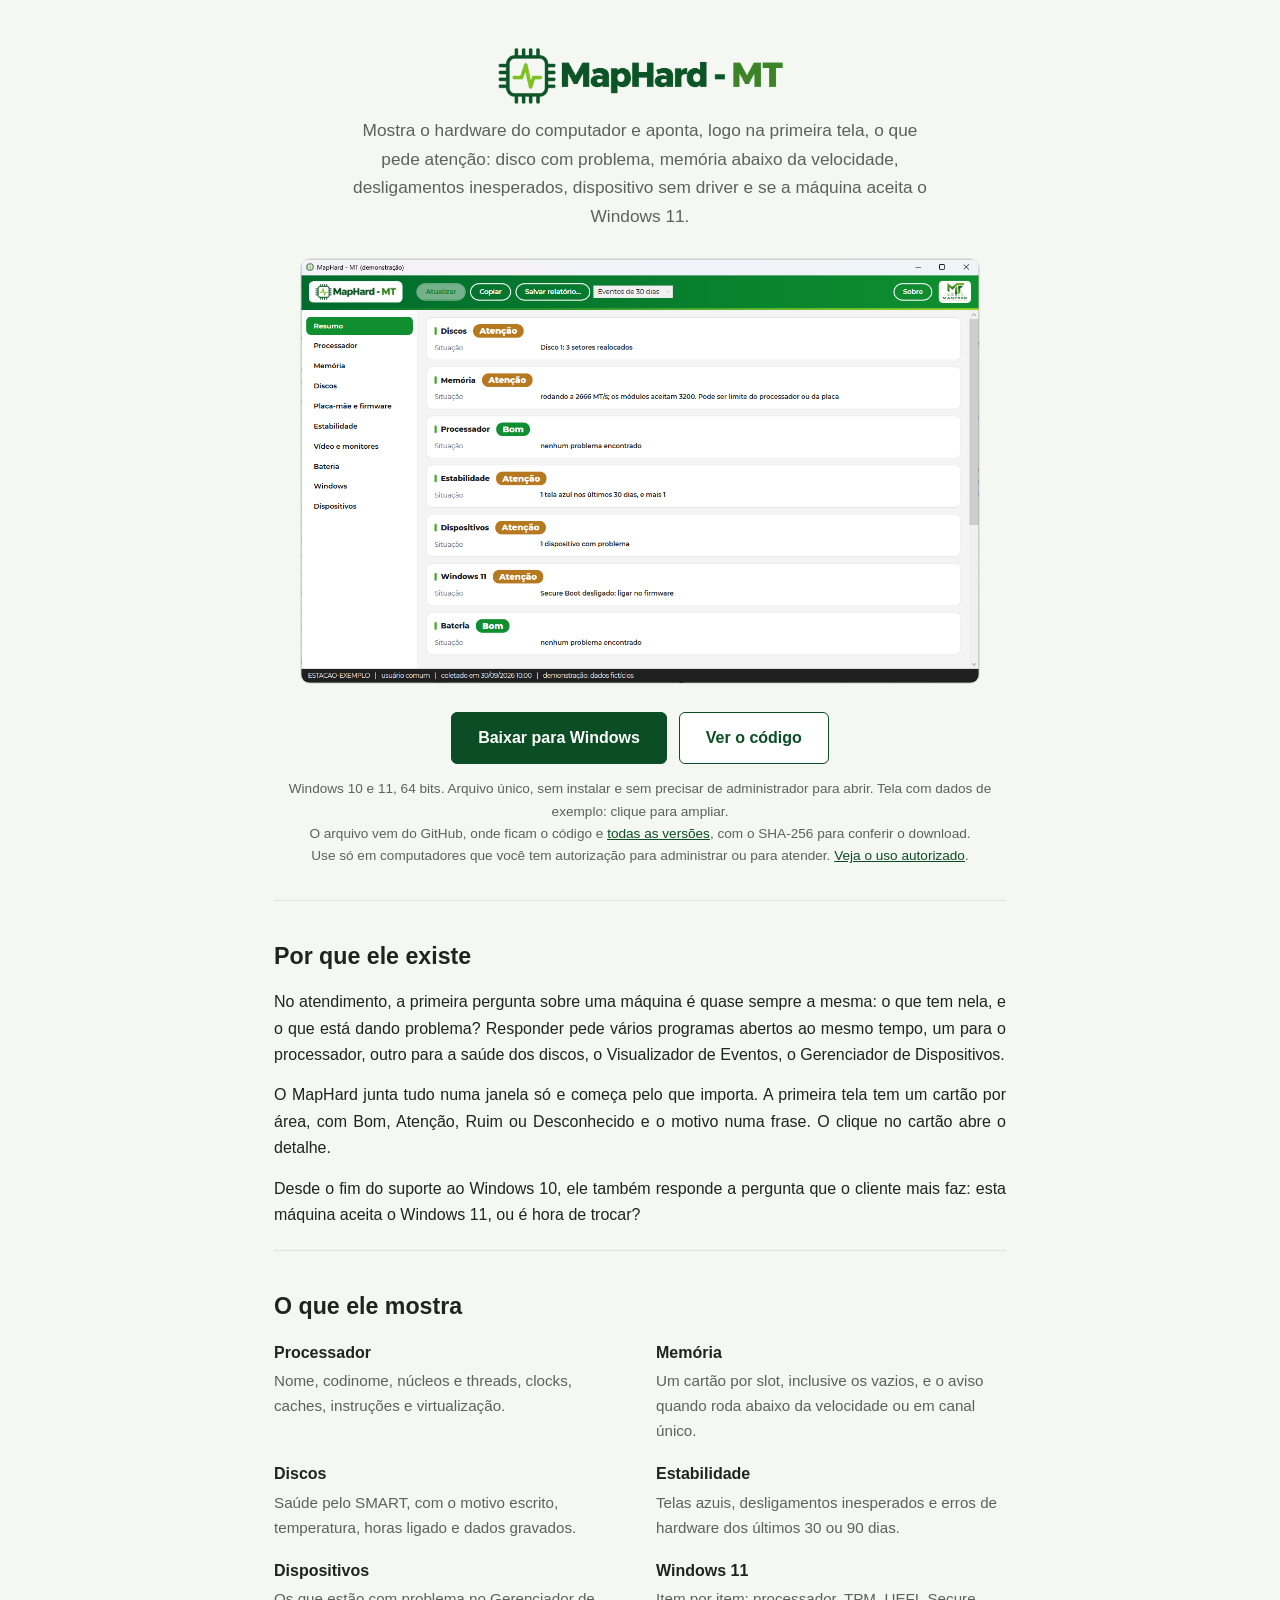
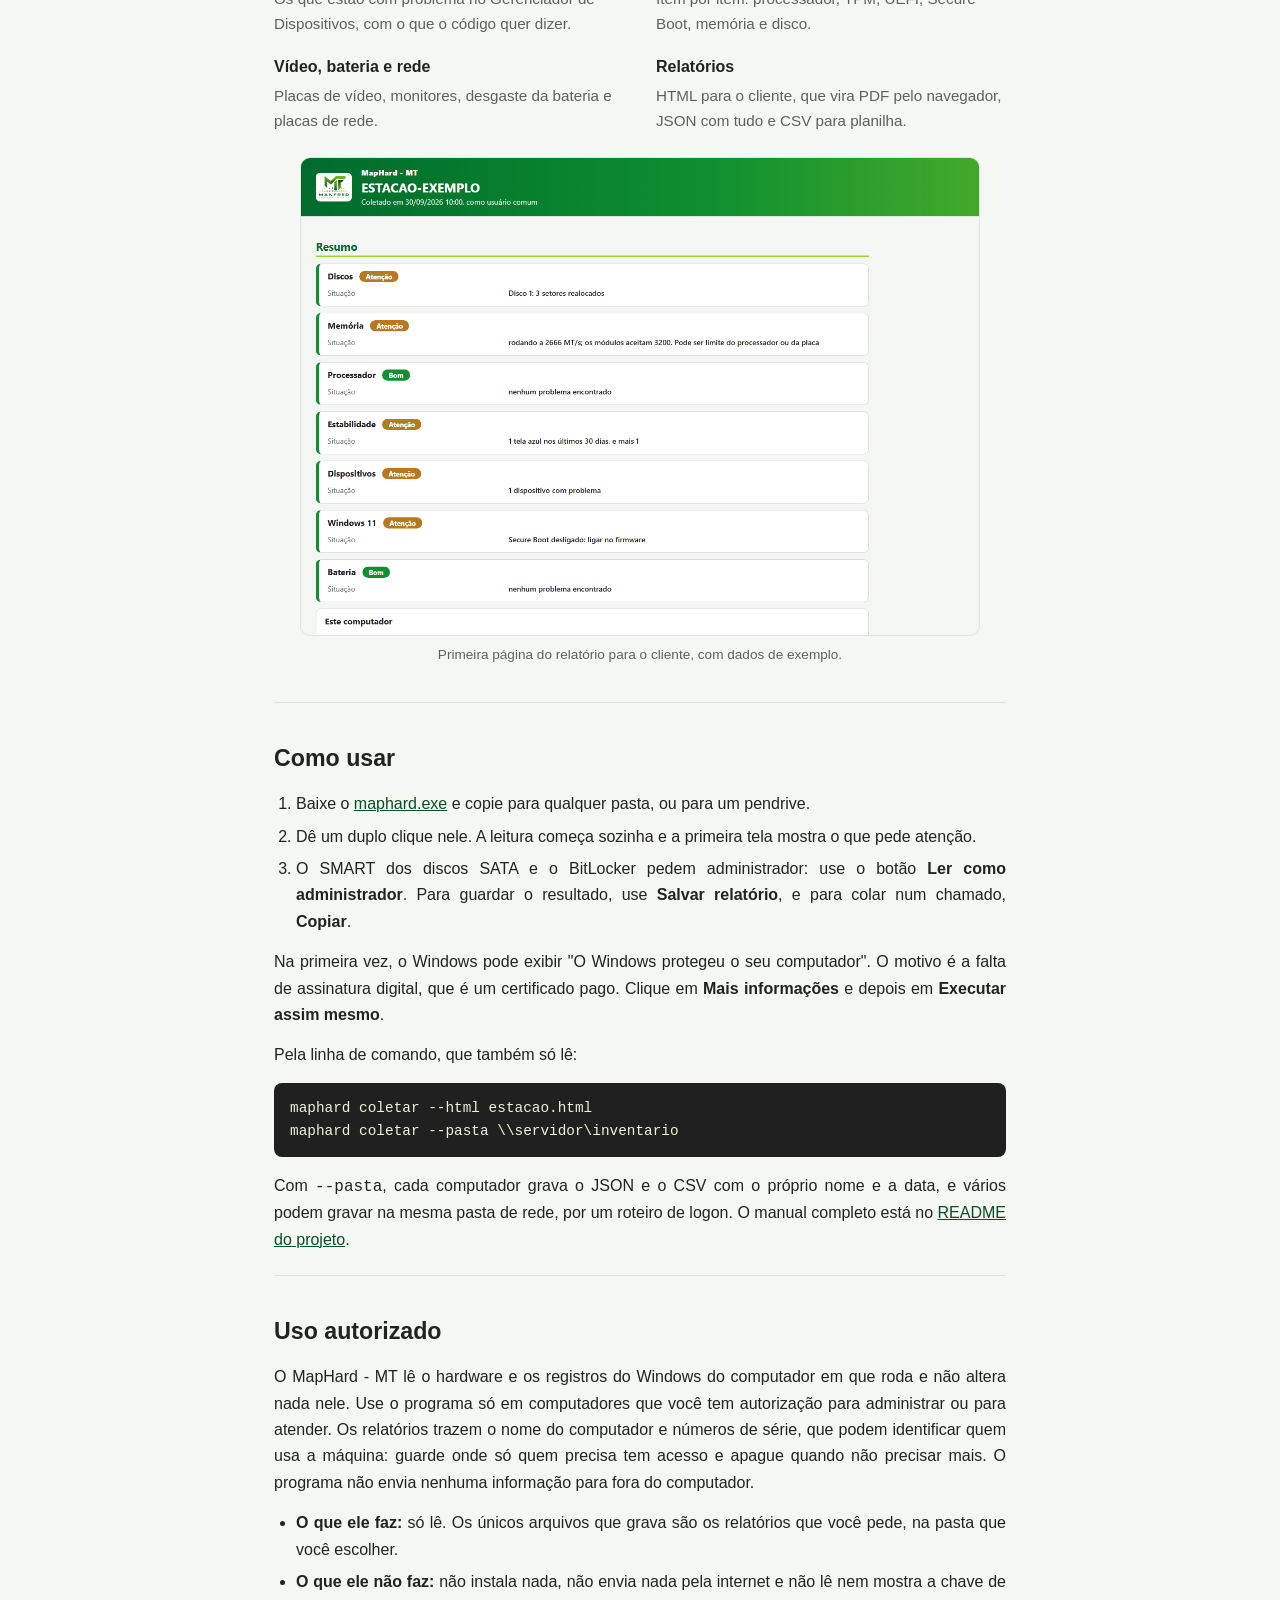
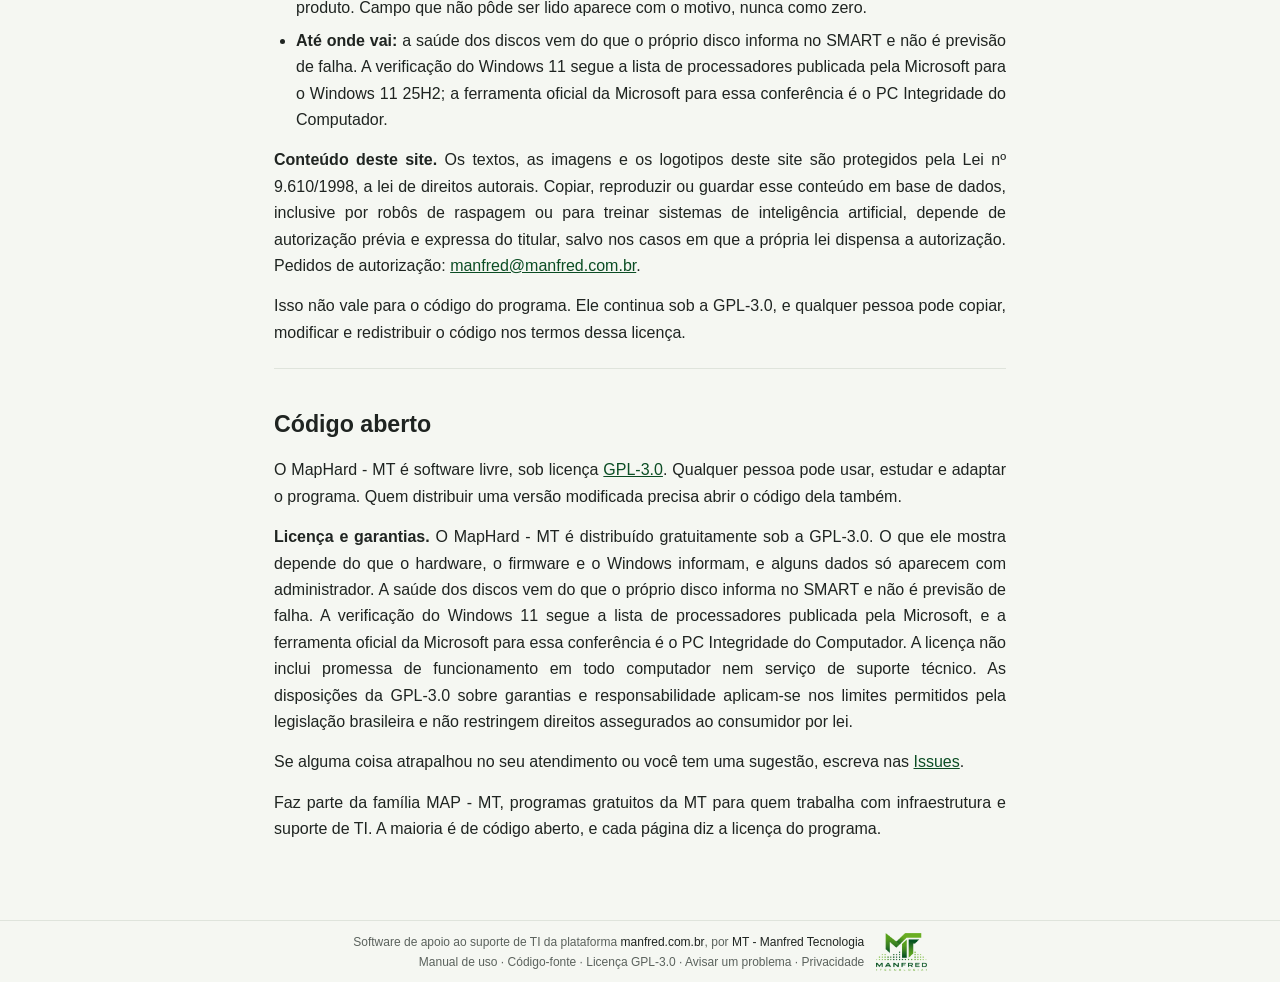
<file: public/index.html>
<!DOCTYPE html>
<html lang="pt-BR">
<head>
<meta charset="utf-8">
<meta name="viewport" content="width=device-width, initial-scale=1">
<title>MapHard - MT - o hardware do computador e o que pede atenção</title>
<meta name="description" content="Programa para Windows que mostra o hardware do computador e aponta, na primeira tela, o que pede atenção: disco com problema, memória abaixo da velocidade, desligamentos inesperados, dispositivo sem driver e se a máquina aceita o Windows 11. Só lê, sem instalar. Software livre, da MT - Manfred Tecnologia.">
<link rel="icon" type="image/png" href="imagens/maphard-simbolo.png">
<meta property="og:title" content="MapHard - MT - o hardware do computador e o que pede atenção">
<meta property="og:description" content="Mostra o hardware de estações Windows e o que pede atenção, com relatório para o cliente. Gratuito e de código aberto.">
<meta property="og:type" content="website">
<meta property="og:url" content="https://maphard.manfred.com.br/">
<meta property="og:image" content="https://maphard.manfred.com.br/imagens/janela.png">
<link rel="canonical" href="https://maphard.manfred.com.br/">
<link rel="stylesheet" href="css/site.css">
</head>
<body>

<main>

<header class="topo">
  <h1><img class="topo__logo" src="imagens/maphard-logo.png" alt="MapHard - MT" width="285" height="56"></h1>
  <p class="topo__frase">Mostra o hardware do computador e aponta, logo na primeira tela, o que pede atenção: disco com problema, memória abaixo da velocidade, desligamentos inesperados, dispositivo sem driver e se a máquina aceita o Windows 11.</p>
  <figure class="tela">
    <a href="imagens/janela.png" aria-label="Ampliar a tela do programa"><img src="imagens/janela.png" width="1280" height="800" alt="Janela do MapHard - MT com os cartões de saúde do Resumo, com dados de exemplo"></a>
  </figure>
  <div class="acoes">
    <a class="btn btn--primario" href="https://github.com/manfredjr/maphard/releases/latest/download/maphard.exe">Baixar para Windows</a>
    <a class="btn btn--secundario" href="https://github.com/manfredjr/maphard">Ver o código</a>
  </div>
  <p class="nota">Windows 10 e 11, 64 bits. Arquivo único, sem instalar e sem precisar de administrador para abrir. Tela com dados de exemplo: clique para ampliar.</p>
  <p class="nota">O arquivo vem do GitHub, onde ficam o código e <a href="https://github.com/manfredjr/maphard/releases">todas as versões</a>, com o SHA-256 para conferir o download.</p>
  <p class="nota">Use só em computadores que você tem autorização para administrar ou para atender. <a href="#uso-autorizado">Veja o uso autorizado</a>.</p>
</header>

<section>
  <h2>Por que ele existe</h2>
  <p>No atendimento, a primeira pergunta sobre uma máquina é quase sempre a mesma: o que tem nela, e o que está dando problema? Responder pede vários programas abertos ao mesmo tempo, um para o processador, outro para a saúde dos discos, o Visualizador de Eventos, o Gerenciador de Dispositivos.</p>
  <p>O MapHard junta tudo numa janela só e começa pelo que importa. A primeira tela tem um cartão por área, com Bom, Atenção, Ruim ou Desconhecido e o motivo numa frase. O clique no cartão abre o detalhe.</p>
  <p>Desde o fim do suporte ao Windows 10, ele também responde a pergunta que o cliente mais faz: esta máquina aceita o Windows 11, ou é hora de trocar?</p>
</section>

<section>
  <h2>O que ele mostra</h2>
  <div class="itens">
    <div><h3>Processador</h3><p>Nome, codinome, núcleos e threads, clocks, caches, instruções e virtualização.</p></div>
    <div><h3>Memória</h3><p>Um cartão por slot, inclusive os vazios, e o aviso quando roda abaixo da velocidade ou em canal único.</p></div>
    <div><h3>Discos</h3><p>Saúde pelo SMART, com o motivo escrito, temperatura, horas ligado e dados gravados.</p></div>
    <div><h3>Estabilidade</h3><p>Telas azuis, desligamentos inesperados e erros de hardware dos últimos 30 ou 90 dias.</p></div>
    <div><h3>Dispositivos</h3><p>Os que estão com problema no Gerenciador de Dispositivos, com o que o código quer dizer.</p></div>
    <div><h3>Windows 11</h3><p>Item por item: processador, TPM, UEFI, Secure Boot, memória e disco.</p></div>
    <div><h3>Vídeo, bateria e rede</h3><p>Placas de vídeo, monitores, desgaste da bateria e placas de rede.</p></div>
    <div><h3>Relatórios</h3><p>HTML para o cliente, que vira PDF pelo navegador, JSON com tudo e CSV para planilha.</p></div>
  </div>
  <figure class="tela">
    <a href="imagens/relatorio.png" aria-label="Ampliar o relatório"><img src="imagens/relatorio.png" width="1280" height="900" alt="Primeira página do relatório do MapHard, com os cartões de saúde, com dados de exemplo"></a>
    <figcaption>Primeira página do relatório para o cliente, com dados de exemplo.</figcaption>
  </figure>
</section>

<section>
  <h2>Como usar</h2>
  <ol>
    <li>Baixe o <a href="https://github.com/manfredjr/maphard/releases/latest/download/maphard.exe">maphard.exe</a> e copie para qualquer pasta, ou para um pendrive.</li>
    <li>Dê um duplo clique nele. A leitura começa sozinha e a primeira tela mostra o que pede atenção.</li>
    <li>O SMART dos discos SATA e o BitLocker pedem administrador: use o botão <strong>Ler como administrador</strong>. Para guardar o resultado, use <strong>Salvar relatório</strong>, e para colar num chamado, <strong>Copiar</strong>.</li>
  </ol>
  <p>Na primeira vez, o Windows pode exibir "O Windows protegeu o seu computador". O motivo é a falta de assinatura digital, que é um certificado pago. Clique em <strong>Mais informações</strong> e depois em <strong>Executar assim mesmo</strong>.</p>
  <p>Pela linha de comando, que também só lê:</p>
  <pre>maphard coletar --html estacao.html
maphard coletar --pasta \\servidor\inventario</pre>
  <p>Com <code>--pasta</code>, cada computador grava o JSON e o CSV com o próprio nome e a data, e vários podem gravar na mesma pasta de rede, por um roteiro de logon. O manual completo está no <a href="https://github.com/manfredjr/maphard#readme">README do projeto</a>.</p>
</section>

<section id="uso-autorizado">
  <h2>Uso autorizado</h2>
  <p>O MapHard - MT lê o hardware e os registros do Windows do computador em que roda e não altera nada nele. Use o programa só em computadores que você tem autorização para administrar ou para atender. Os relatórios trazem o nome do computador e números de série, que podem identificar quem usa a máquina: guarde onde só quem precisa tem acesso e apague quando não precisar mais. O programa não envia nenhuma informação para fora do computador.</p>
  <ul>
    <li><strong>O que ele faz:</strong> só lê. Os únicos arquivos que grava são os relatórios que você pede, na pasta que você escolher.</li>
    <li><strong>O que ele não faz:</strong> não instala nada, não envia nada pela internet e não lê nem mostra a chave de produto. Campo que não pôde ser lido aparece com o motivo, nunca como zero.</li>
    <li><strong>Até onde vai:</strong> a saúde dos discos vem do que o próprio disco informa no SMART e não é previsão de falha. A verificação do Windows 11 segue a lista de processadores publicada pela Microsoft para o Windows 11 25H2; a ferramenta oficial da Microsoft para essa conferência é o PC Integridade do Computador.</li>
  </ul>
  <p><strong>Conteúdo deste site.</strong> Os textos, as imagens e os logotipos deste site são protegidos pela Lei nº 9.610/1998, a lei de direitos autorais. Copiar, reproduzir ou guardar esse conteúdo em base de dados, inclusive por robôs de raspagem ou para treinar sistemas de inteligência artificial, depende de autorização prévia e expressa do titular, salvo nos casos em que a própria lei dispensa a autorização. Pedidos de autorização: <a href="mailto:manfred@manfred.com.br">manfred@manfred.com.br</a>.</p>
  <p>Isso não vale para o código do programa. Ele continua sob a GPL-3.0, e qualquer pessoa pode copiar, modificar e redistribuir o código nos termos dessa licença.</p>
</section>

<section>
  <h2>Código aberto</h2>
  <p>O MapHard - MT é software livre, sob licença <a href="https://github.com/manfredjr/maphard/blob/main/LICENSE">GPL-3.0</a>. Qualquer pessoa pode usar, estudar e adaptar o programa. Quem distribuir uma versão modificada precisa abrir o código dela também.</p>
  <p><strong>Licença e garantias.</strong> O MapHard - MT é distribuído gratuitamente sob a GPL-3.0. O que ele mostra depende do que o hardware, o firmware e o Windows informam, e alguns dados só aparecem com administrador. A saúde dos discos vem do que o próprio disco informa no SMART e não é previsão de falha. A verificação do Windows 11 segue a lista de processadores publicada pela Microsoft, e a ferramenta oficial da Microsoft para essa conferência é o PC Integridade do Computador. A licença não inclui promessa de funcionamento em todo computador nem serviço de suporte técnico. As disposições da GPL-3.0 sobre garantias e responsabilidade aplicam-se nos limites permitidos pela legislação brasileira e não restringem direitos assegurados ao consumidor por lei.</p>
  <p>Se alguma coisa atrapalhou no seu atendimento ou você tem uma sugestão, escreva nas <a href="https://github.com/manfredjr/maphard/issues">Issues</a>.</p>
  <p>Faz parte da família MAP - MT, programas gratuitos da MT para quem trabalha com infraestrutura e suporte de TI. A maioria é de código aberto, e cada página diz a licença do programa.</p>
</section>

</main>

<footer class="rodape">
  <div class="rodape__base">
    <div class="rodape__credito">
      <p>Software de apoio ao suporte de TI da plataforma <a href="https://www.manfred.com.br" target="_blank" rel="noopener"><strong>manfred.com.br</strong></a>, por <a href="https://www.manfred.com.br" target="_blank" rel="noopener"><strong>MT - Manfred Tecnologia</strong></a></p>
      <p>
        <a href="https://github.com/manfredjr/maphard#readme">Manual de uso</a> &middot;
        <a href="https://github.com/manfredjr/maphard">Código-fonte</a> &middot;
        <a href="https://github.com/manfredjr/maphard/blob/main/LICENSE">Licença GPL-3.0</a> &middot;
        <a href="https://github.com/manfredjr/maphard/issues">Avisar um problema</a> &middot;
        <a href="privacidade.html">Privacidade</a>
      </p>
    </div>
    <a class="rodape__selo" href="https://www.manfred.com.br" target="_blank" rel="noopener" aria-label="MT - Manfred Tecnologia">
      <img src="imagens/mt-logo.png" alt="MT - Manfred Tecnologia" width="85" height="64" loading="lazy">
    </a>
  </div>
</footer>

</body>
</html>
</file>
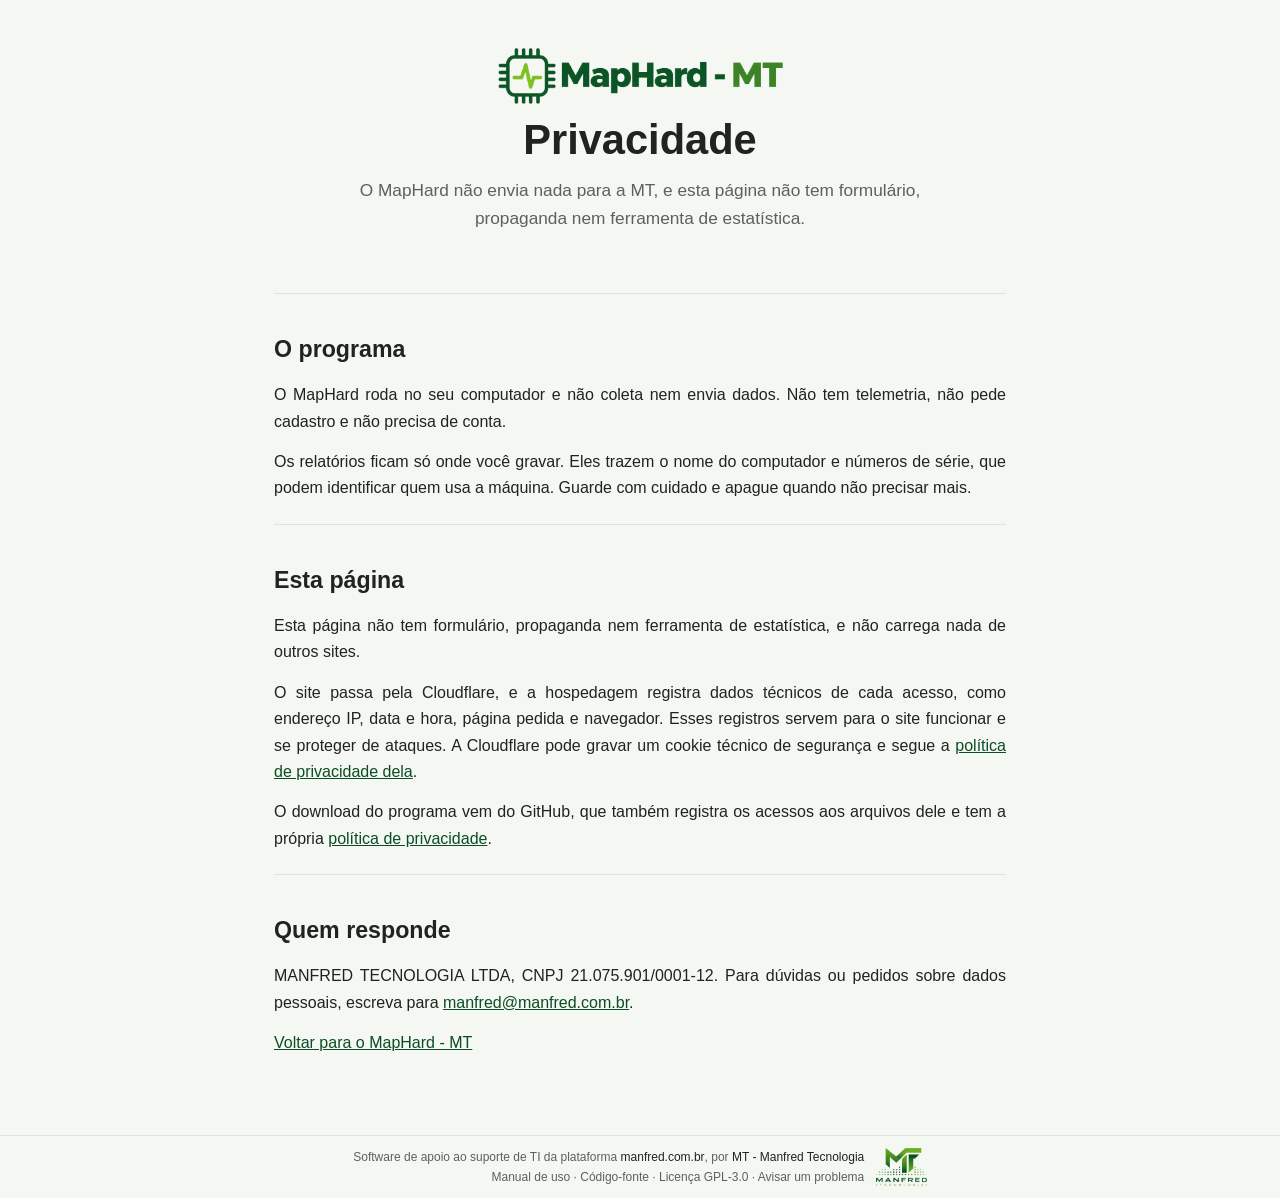
<file: public/privacidade.html>
<!DOCTYPE html>
<html lang="pt-BR">
<head>
<meta charset="utf-8">
<meta name="viewport" content="width=device-width, initial-scale=1">
<title>Privacidade - MapHard - MT</title>
<meta name="description" content="O que o MapHard - MT e esta página fazem com dados: o programa não envia nada para a MT, e a página não tem formulário, propaganda nem ferramenta de estatística.">
<link rel="icon" type="image/png" href="imagens/maphard-simbolo.png">
<link rel="canonical" href="https://maphard.manfred.com.br/privacidade.html">
<link rel="stylesheet" href="css/site.css">
</head>
<body>

<main>

<header class="topo">
  <a href="./"><img class="topo__logo" src="imagens/maphard-logo.png" alt="MapHard - MT, página inicial" width="285" height="56"></a>
  <h1>Privacidade</h1>
  <p class="topo__frase">O MapHard não envia nada para a MT, e esta página não tem formulário, propaganda nem ferramenta de estatística.</p>
</header>

<section>
  <h2>O programa</h2>
  <p>O MapHard roda no seu computador e não coleta nem envia dados. Não tem telemetria, não pede cadastro e não precisa de conta.</p>
  <p>Os relatórios ficam só onde você gravar. Eles trazem o nome do computador e números de série, que podem identificar quem usa a máquina. Guarde com cuidado e apague quando não precisar mais.</p>
</section>

<section>
  <h2>Esta página</h2>
  <p>Esta página não tem formulário, propaganda nem ferramenta de estatística, e não carrega nada de outros sites.</p>
  <p>O site passa pela Cloudflare, e a hospedagem registra dados técnicos de cada acesso, como endereço IP, data e hora, página pedida e navegador. Esses registros servem para o site funcionar e se proteger de ataques. A Cloudflare pode gravar um cookie técnico de segurança e segue a <a href="https://www.cloudflare.com/pt-br/privacypolicy/">política de privacidade dela</a>.</p>
  <p>O download do programa vem do GitHub, que também registra os acessos aos arquivos dele e tem a própria <a href="https://docs.github.com/pt/site-policy/privacy-policies/github-general-privacy-statement">política de privacidade</a>.</p>
</section>

<section>
  <h2>Quem responde</h2>
  <p>MANFRED TECNOLOGIA LTDA, CNPJ 21.075.901/0001-12. Para dúvidas ou pedidos sobre dados pessoais, escreva para <a href="mailto:manfred@manfred.com.br">manfred@manfred.com.br</a>.</p>
  <p><a href="./">Voltar para o MapHard - MT</a></p>
</section>

</main>

<footer class="rodape">
  <div class="rodape__base">
    <div class="rodape__credito">
      <p>Software de apoio ao suporte de TI da plataforma <a href="https://www.manfred.com.br" target="_blank" rel="noopener"><strong>manfred.com.br</strong></a>, por <a href="https://www.manfred.com.br" target="_blank" rel="noopener"><strong>MT - Manfred Tecnologia</strong></a></p>
      <p>
        <a href="https://github.com/manfredjr/maphard#readme">Manual de uso</a> &middot;
        <a href="https://github.com/manfredjr/maphard">Código-fonte</a> &middot;
        <a href="https://github.com/manfredjr/maphard/blob/main/LICENSE">Licença GPL-3.0</a> &middot;
        <a href="https://github.com/manfredjr/maphard/issues">Avisar um problema</a>
      </p>
    </div>
    <a class="rodape__selo" href="https://www.manfred.com.br" target="_blank" rel="noopener" aria-label="MT - Manfred Tecnologia">
      <img src="imagens/mt-logo.png" alt="MT - Manfred Tecnologia" width="85" height="64" loading="lazy">
    </a>
  </div>
</footer>

</body>
</html>
</file>
<file: public/css/site.css>
/* Estilo do site do MapHard - MT, copiado do MapDisk, no mesmo padrão dos outros produtos da MT (MapNet, MapDisk):
   coluna única e estreita, texto curto, superfícies planas. Sem script: a tela amplia por link. */
:root {
  --verde-escuro: #0b4d24;
  --verde: #0F8F2F;
  --verde-claro: #9AD52B;
  --fundo: #f5f7f2;
  --texto: #1f2421;
  --suave: #5b625d;
  --borda: #dfe4dc;
  --grafite: #202020;
  --branco: #ffffff;
}
*, *::before, *::after { box-sizing: border-box; margin: 0; padding: 0; }
body {
  font-family: -apple-system, BlinkMacSystemFont, "Segoe UI", Roboto, Arial, sans-serif;
  font-size: 16px; line-height: 1.65; color: var(--texto); background: var(--fundo);
  display: flex; flex-direction: column; min-height: 100vh;
}
main { flex: 1; width: 100%; max-width: 780px; margin: 0 auto; padding: 0 24px 56px; }
img { max-width: 100%; display: block; height: auto; }
a { color: var(--verde-escuro); }

/* Topo */
.topo { text-align: center; padding: 48px 0 32px; border-bottom: 1px solid var(--borda); }
.topo__simbolo { width: 56px; height: 56px; margin: 0 auto 12px; }
.topo__logo { display: block; width: 285px; max-width: 100%; height: auto; margin: 0 auto 12px; }
.topo h1 { font-size: 2.6rem; font-weight: 800; line-height: 1.15; margin-bottom: 12px; }
.topo__frase { color: var(--suave); font-size: 1.08rem; max-width: 34em; margin: 0 auto 28px; }
.tela { margin: 0 auto 28px; max-width: 680px; }
.tela a { display: block; cursor: zoom-in; }
.tela img { width: 100%; border-radius: 10px; border: 1px solid var(--borda); }
.tela figcaption { font-size: 0.85rem; color: var(--suave); margin-top: 8px; text-align: center; }
.acoes { display: flex; justify-content: center; flex-wrap: wrap; gap: 12px; margin-bottom: 14px; }
.btn { display: inline-block; padding: 12px 26px; border-radius: 6px; font-weight: 600; text-decoration: none; border: 1px solid var(--verde-escuro); }
.btn--primario { background: var(--verde-escuro); color: var(--branco); }
.btn--primario:hover { background: var(--verde); border-color: var(--verde); }
.btn--secundario { color: var(--verde-escuro); background: var(--branco); }
.btn--secundario:hover { background: var(--fundo); }
.nota { font-size: 0.85rem; color: var(--suave); }

/* Seções */
section { padding: 36px 0 8px; border-bottom: 1px solid var(--borda); }
section:last-of-type { border-bottom: 0; }
h2 { font-size: 1.45rem; font-weight: 700; margin-bottom: 14px; }
section p { margin-bottom: 14px; }
/* Texto corrido justificado, com hifenização pelo idioma da página (lang="pt-BR").
   O topo e o rodapé continuam centralizados. */
section p, section li { text-align: justify; hyphens: auto; -webkit-hyphens: auto; }
section .tela figcaption { text-align: center; }
.itens { display: grid; grid-template-columns: repeat(2, 1fr); gap: 18px 32px; margin-bottom: 24px; }
@media (max-width: 640px) { .itens { grid-template-columns: 1fr; } .topo h1 { font-size: 2.1rem; } }
.itens h3 { font-size: 1rem; font-weight: 700; margin-bottom: 2px; }
.itens p { color: var(--suave); font-size: 0.95rem; margin: 0; text-align: left; }
ol, ul { padding-left: 22px; margin-bottom: 14px; }
li { margin-bottom: 6px; }
pre { background: var(--grafite); color: #e8f5d8; border-radius: 8px; padding: 14px 16px; overflow-x: auto; margin-bottom: 16px; font: 0.9rem/1.6 Consolas, "Courier New", monospace; }

/* Rodapé: fundo da página, linha fina em cima, letra pequena na cor apagada e o logo da MT ao lado */
.rodape { border-top: 1px solid var(--borda); color: var(--suave); }
.rodape a { color: var(--suave); text-decoration: none; }
.rodape a:hover { text-decoration: underline; }
.rodape__base { padding: 12px 16px; font-size: 0.75rem; display: flex; align-items: center; justify-content: center; gap: 12px; flex-wrap: wrap; max-width: 780px; margin: 0 auto; }
.rodape__credito { text-align: right; line-height: 1.5; }
.rodape__credito p + p { margin-top: 2px; }
.rodape__credito strong { color: var(--texto); font-weight: 500; }
/* O logo tem a altura das duas linhas do crédito: 2 x 1.5em mais 2px entre elas. */
.rodape__selo { display: flex; align-items: center; }
.rodape__selo img { height: calc(3em + 2px); width: auto; }
@media (max-width: 600px) { .rodape__credito { text-align: center; } .rodape__selo { order: -1; } }
</file>
